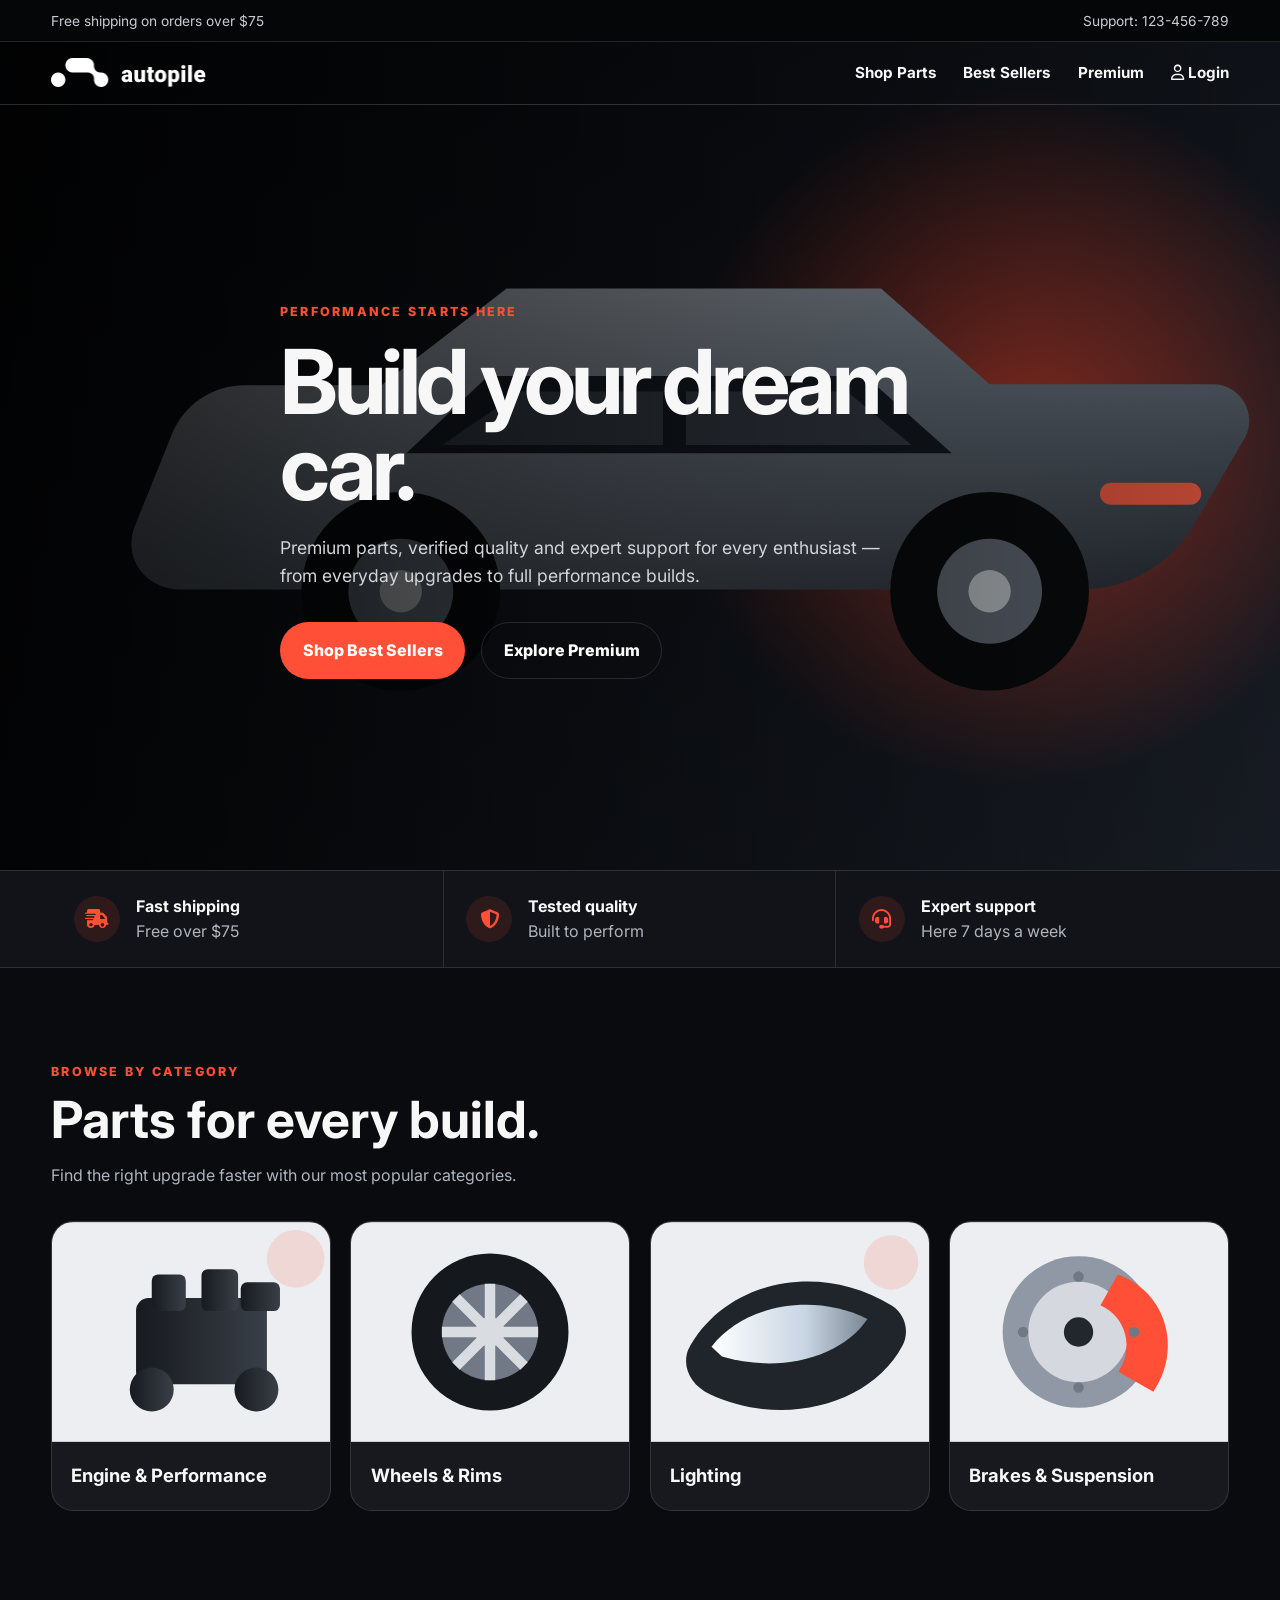
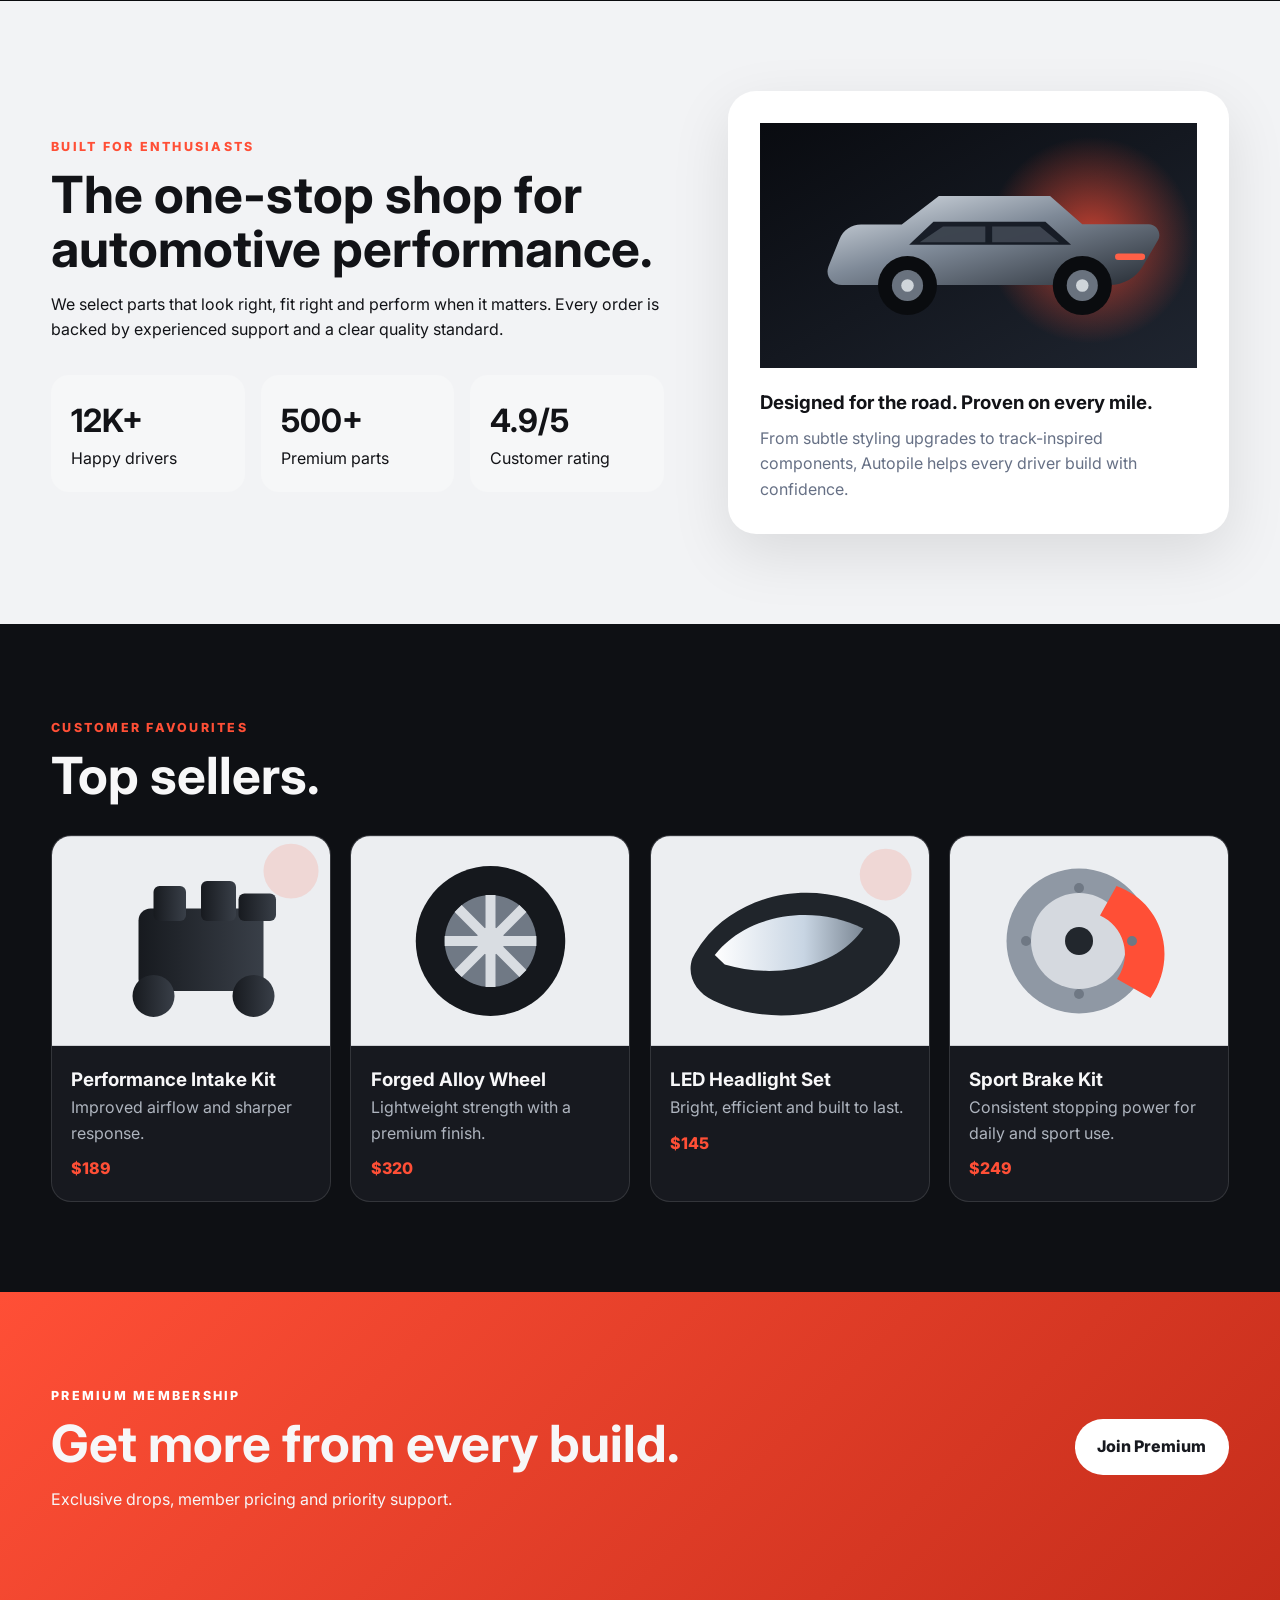
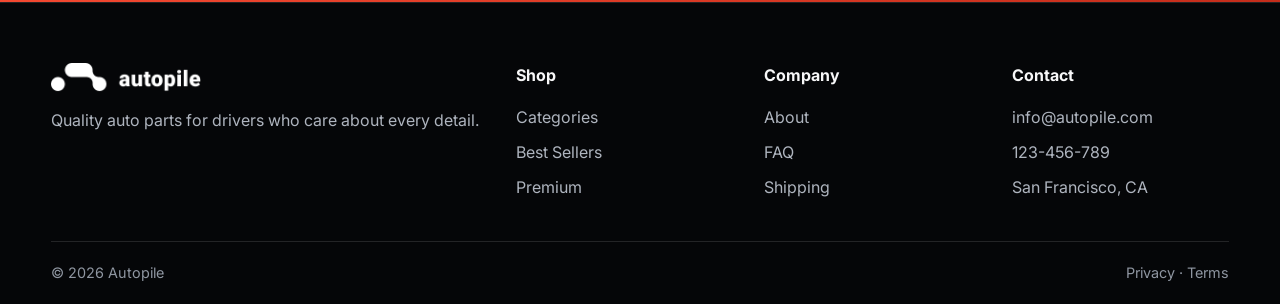
<file: index.html>
<!doctype html><html lang="en"><head><meta charset="UTF-8"><meta name="viewport" content="width=device-width,initial-scale=1"><title>Autopile | Premium Auto Parts</title><link rel="preconnect" href="https://fonts.googleapis.com"><link rel="preconnect" href="https://fonts.gstatic.com" crossorigin><link href="https://fonts.googleapis.com/css2?family=Inter:wght@400;600;700;800;900&display=swap" rel="stylesheet"><link rel="stylesheet" href="https://cdnjs.cloudflare.com/ajax/libs/font-awesome/6.5.2/css/all.min.css"><link rel="stylesheet" href="./style.css"></head><body>
<div class="topbar"><div class="container"><span>Free shipping on orders over $75</span><span>Support: 123-456-789</span></div></div>
<nav class="navbar"><div class="container nav-inner"><a class="logo" href="index.html"><img src="assets/logo.png" alt="Autopile"></a><div class="nav-links"><a href="#categories">Shop Parts</a><a href="#products">Best Sellers</a><a href="premiumpge/index.html">Premium</a><a href="login/login.html"><i class="fa-regular fa-user"></i> Login</a></div></div></nav>
<header class="hero"><div class="container hero-content"><span class="eyebrow">Performance starts here</span><h1>Build your dream car.</h1><p>Premium parts, verified quality and expert support for every enthusiast — from everyday upgrades to full performance builds.</p><div class="hero-actions"><a class="btn btn-primary" href="#products">Shop Best Sellers</a><a class="btn btn-outline" href="premiumpge/index.html">Explore Premium</a></div></div></header>
<section class="trust"><div class="container trust-grid"><div class="trust-item"><span class="icon"><i class="fa-solid fa-truck-fast"></i></span><div><strong>Fast shipping</strong><p class="muted">Free over $75</p></div></div><div class="trust-item"><span class="icon"><i class="fa-solid fa-shield-halved"></i></span><div><strong>Tested quality</strong><p class="muted">Built to perform</p></div></div><div class="trust-item"><span class="icon"><i class="fa-solid fa-headset"></i></span><div><strong>Expert support</strong><p class="muted">Here 7 days a week</p></div></div></div></section>
<section class="section" id="categories"><div class="container"><span class="eyebrow">Browse by category</span><h2 class="section-title">Parts for every build.</h2><p class="muted">Find the right upgrade faster with our most popular categories.</p><div class="category-grid"><a class="category-card" href="#products"><img src="assets/part-engine.svg" alt="Engine parts"><h3>Engine & Performance</h3></a><a class="category-card" href="#products"><img src="assets/part-wheel.svg" alt="Wheels"><h3>Wheels & Rims</h3></a><a class="category-card" href="#products"><img src="assets/part-light.svg" alt="Lighting"><h3>Lighting</h3></a><a class="category-card" href="#products"><img src="assets/part-brake.svg" alt="Brakes"><h3>Brakes & Suspension</h3></a></div></div></section>
<section class="section about"><div class="container about-grid"><div><span class="eyebrow">Built for enthusiasts</span><h2 class="section-title">The one-stop shop for automotive performance.</h2><p>We select parts that look right, fit right and perform when it matters. Every order is backed by experienced support and a clear quality standard.</p><div class="stats"><div class="stat"><strong>12K+</strong><span>Happy drivers</span></div><div class="stat"><strong>500+</strong><span>Premium parts</span></div><div class="stat"><strong>4.9/5</strong><span>Customer rating</span></div></div></div><div class="about-card"><img src="assets/hero.svg" alt="Performance car"><h3 style="margin-top:1.2rem">Designed for the road. Proven on every mile.</h3><p style="color:#667085;margin-top:.5rem">From subtle styling upgrades to track-inspired components, Autopile helps every driver build with confidence.</p></div></div></section>
<section class="section products" id="products"><div class="container"><span class="eyebrow">Customer favourites</span><h2 class="section-title">Top sellers.</h2><div class="product-grid"><article class="product-card"><img src="assets/part-engine.svg" alt="Performance intake"><div class="product-body"><h3>Performance Intake Kit</h3><p class="muted">Improved airflow and sharper response.</p><p class="price">$189</p></div></article><article class="product-card"><img src="assets/part-wheel.svg" alt="Alloy wheel"><div class="product-body"><h3>Forged Alloy Wheel</h3><p class="muted">Lightweight strength with a premium finish.</p><p class="price">$320</p></div></article><article class="product-card"><img src="assets/part-light.svg" alt="LED headlights"><div class="product-body"><h3>LED Headlight Set</h3><p class="muted">Bright, efficient and built to last.</p><p class="price">$145</p></div></article><article class="product-card"><img src="assets/part-brake.svg" alt="Brake kit"><div class="product-body"><h3>Sport Brake Kit</h3><p class="muted">Consistent stopping power for daily and sport use.</p><p class="price">$249</p></div></article></div></div></section>
<section class="cta"><div class="container cta-inner"><div><span class="eyebrow" style="color:#fff">Premium membership</span><h2 class="section-title">Get more from every build.</h2><p>Exclusive drops, member pricing and priority support.</p></div><a class="btn" href="premiumpge/index.html">Join Premium</a></div></section>
<footer class="footer"><div class="container"><div class="footer-grid"><div><img src="assets/logo.png" alt="Autopile" style="width:150px;margin-bottom:1rem"><p class="muted">Quality auto parts for drivers who care about every detail.</p></div><div><h4>Shop</h4><ul><li><a href="#categories">Categories</a></li><li><a href="#products">Best Sellers</a></li><li><a href="premiumpge/index.html">Premium</a></li></ul></div><div><h4>Company</h4><ul><li>About</li><li>FAQ</li><li>Shipping</li></ul></div><div><h4>Contact</h4><ul><li>info@autopile.com</li><li>123-456-789</li><li>San Francisco, CA</li></ul></div></div><div class="footer-bottom"><span>© 2026 Autopile</span><span>Privacy · Terms</span></div></div></footer>
</body></html>
</file>
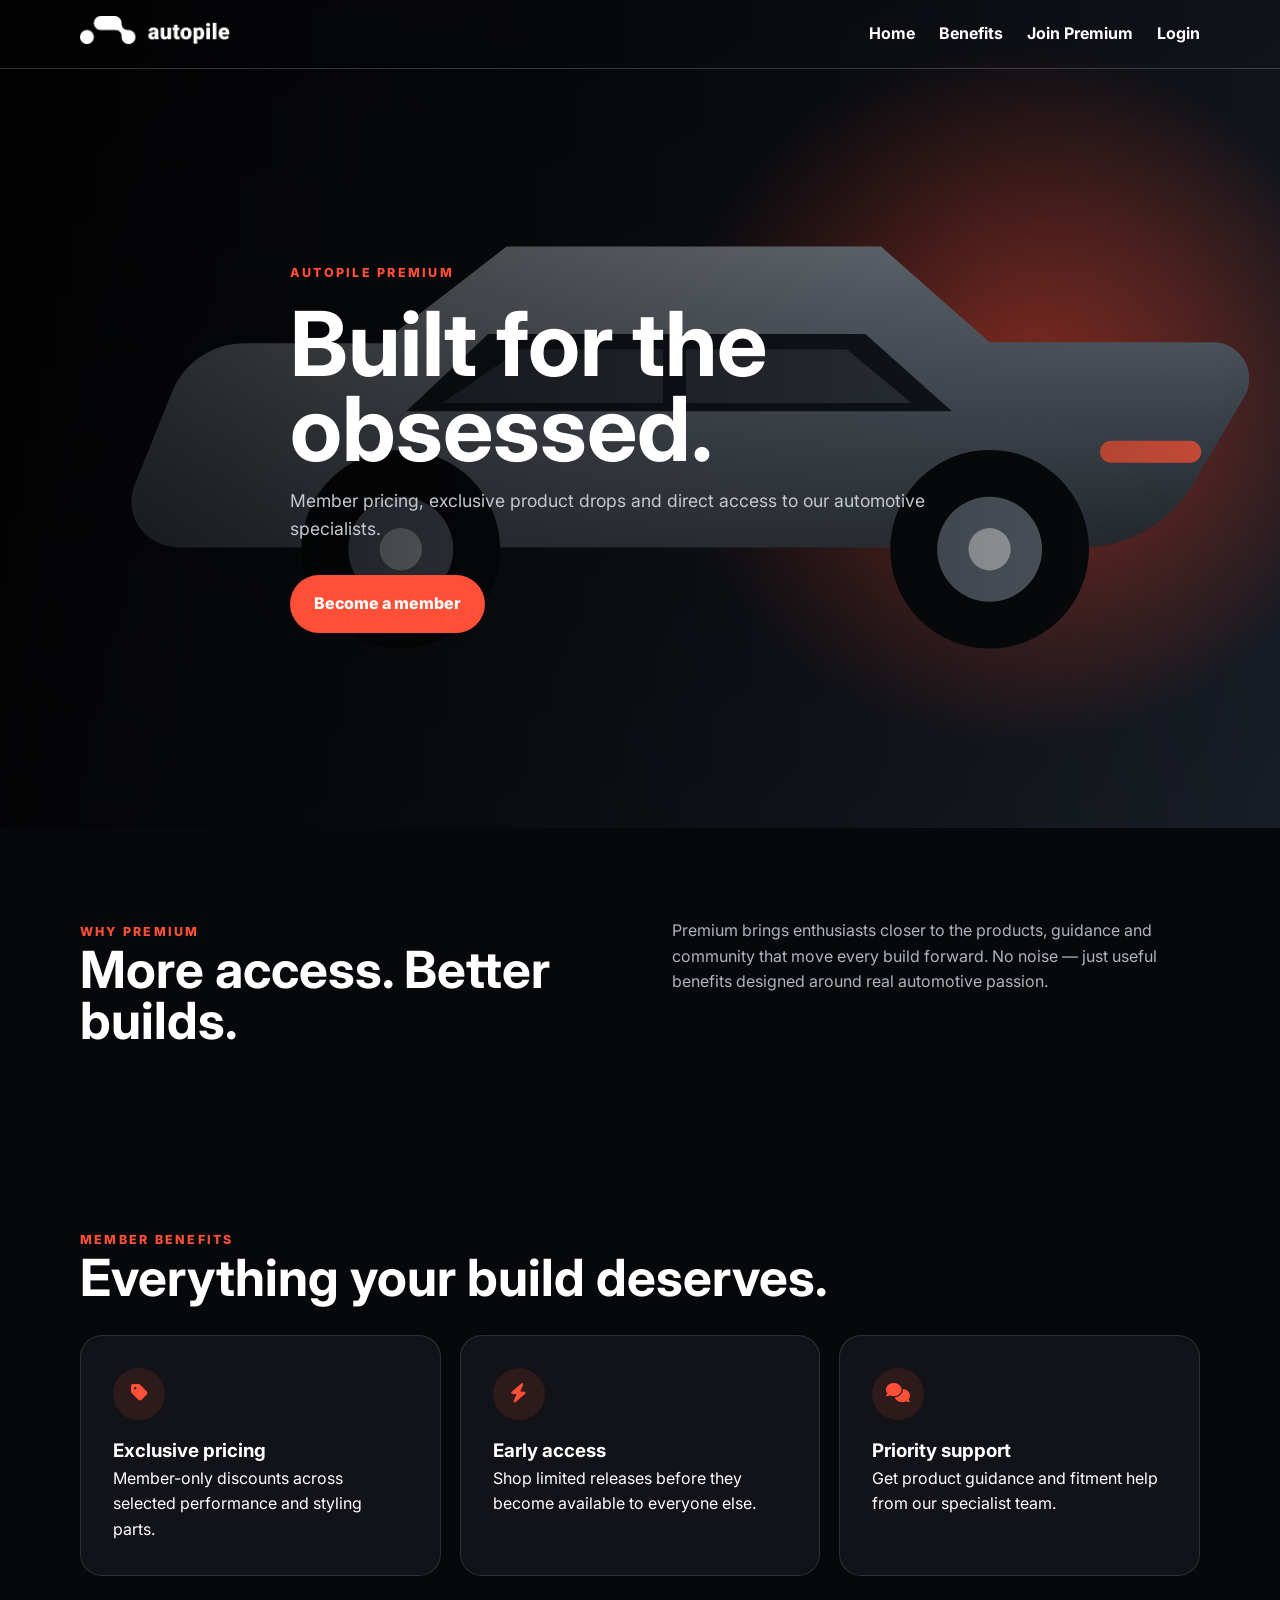
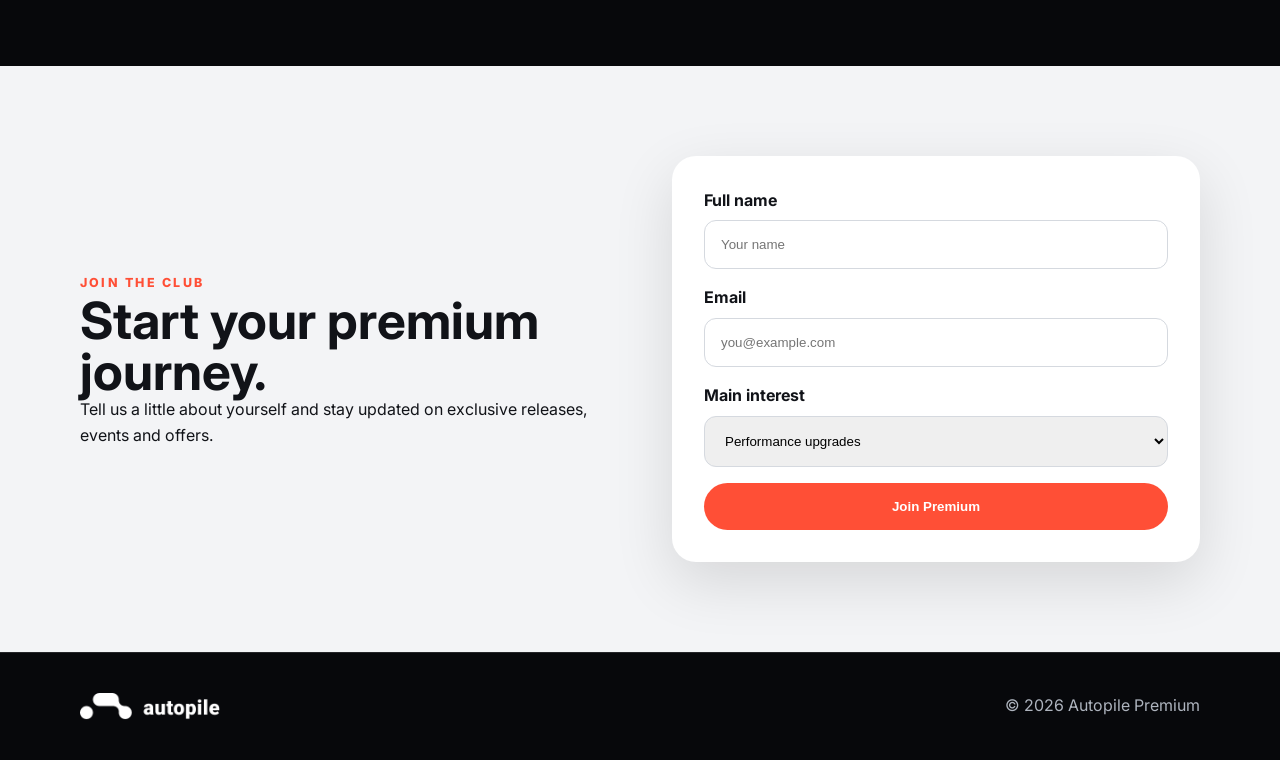
<file: premiumpge/index.html>
<!doctype html><html lang="en"><head><meta charset="UTF-8"><meta name="viewport" content="width=device-width,initial-scale=1"><title>Autopile Premium</title><link rel="preconnect" href="https://fonts.googleapis.com"><link href="https://fonts.googleapis.com/css2?family=Inter:wght@400;600;700;800;900&display=swap" rel="stylesheet"><link rel="stylesheet" href="https://cdnjs.cloudflare.com/ajax/libs/font-awesome/6.5.2/css/all.min.css"><link rel="stylesheet" href="premi.css"></head><body><nav class="nav"><div class="container nav-inner"><a href="../index.html"><img src="../assets/logo.png" alt="Autopile"></a><div class="links"><a href="../index.html">Home</a><a href="#benefits">Benefits</a><a href="#join">Join Premium</a><a href="../login/login.html">Login</a></div></div></nav><header class="hero"><div class="container hero-content"><span class="eyebrow">Autopile premium</span><h1>Built for the obsessed.</h1><p>Member pricing, exclusive product drops and direct access to our automotive specialists.</p><a class="btn" href="#join">Become a member</a></div></header><section class="section"><div class="container intro"><div><span class="eyebrow">Why premium</span><h2>More access. Better builds.</h2></div><p>Premium brings enthusiasts closer to the products, guidance and community that move every build forward. No noise — just useful benefits designed around real automotive passion.</p></div></section><section class="section benefits" id="benefits"><div class="container"><span class="eyebrow">Member benefits</span><h2>Everything your build deserves.</h2><div class="benefit-grid"><article class="benefit"><span><i class="fa-solid fa-tag"></i></span><h3>Exclusive pricing</h3><p>Member-only discounts across selected performance and styling parts.</p></article><article class="benefit"><span><i class="fa-solid fa-bolt"></i></span><h3>Early access</h3><p>Shop limited releases before they become available to everyone else.</p></article><article class="benefit"><span><i class="fa-solid fa-comments"></i></span><h3>Priority support</h3><p>Get product guidance and fitment help from our specialist team.</p></article></div></div></section><section class="section join" id="join"><div class="container join-grid"><div><span class="eyebrow">Join the club</span><h2>Start your premium journey.</h2><p>Tell us a little about yourself and stay updated on exclusive releases, events and offers.</p></div><form class="form"><div class="field"><label for="name">Full name</label><input id="name" type="text" placeholder="Your name"></div><div class="field"><label for="email">Email</label><input id="email" type="email" placeholder="you@example.com"></div><div class="field"><label for="car">Main interest</label><select id="car"><option>Performance upgrades</option><option>Wheels & styling</option><option>Restoration</option><option>Track builds</option></select></div><button type="submit">Join Premium</button></form></div></section><footer class="footer"><div class="container footer-inner"><img src="../assets/logo.png" alt="Autopile"><span>© 2026 Autopile Premium</span></div></footer></body></html>
</file>
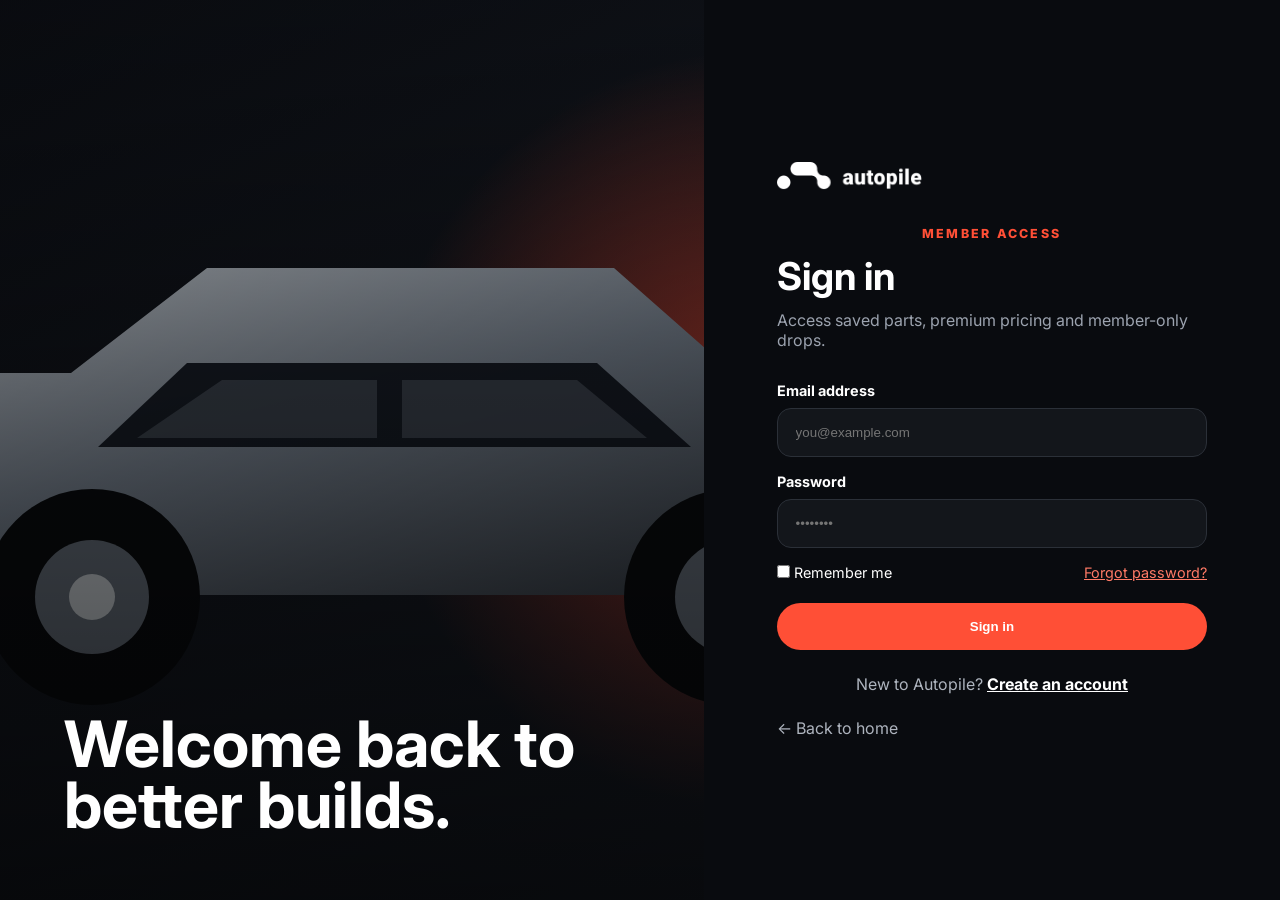
<file: login/login.html>
<!doctype html><html lang="en"><head><meta charset="UTF-8"><meta name="viewport" content="width=device-width,initial-scale=1"><title>Login | Autopile</title><link rel="preconnect" href="https://fonts.googleapis.com"><link href="https://fonts.googleapis.com/css2?family=Inter:wght@400;600;700;800&display=swap" rel="stylesheet"><style>*{box-sizing:border-box;margin:0;padding:0}body{min-height:100vh;font-family:Inter,Arial,sans-serif;background:#090b0f;color:#fff;display:grid;grid-template-columns:1.1fr .9fr}.visual{background:linear-gradient(rgba(0,0,0,.25),rgba(0,0,0,.7)),url('../assets/hero.svg') center/cover;display:flex;align-items:flex-end;padding:4rem}.visual h1{font-size:clamp(2.5rem,5vw,5rem);line-height:.95;max-width:600px}.panel{display:grid;place-items:center;padding:2rem}.card{width:min(430px,100%)}.logo{width:145px;margin-bottom:3rem}.eyebrow{color:#ff4f36;text-transform:uppercase;letter-spacing:.18em;font-weight:800;font-size:.78rem}.card h2{font-size:2.4rem;margin:.7rem 0}.muted{color:#9ca3af;margin-bottom:2rem}.field{display:grid;gap:.55rem;margin-bottom:1rem}.field label{font-weight:700;font-size:.9rem}.field input{width:100%;padding:1rem 1.1rem;border-radius:14px;border:1px solid #2b3038;background:#13161b;color:#fff;outline:none}.field input:focus{border-color:#ff4f36}.row{display:flex;justify-content:space-between;align-items:center;font-size:.9rem;margin:1rem 0 1.4rem}.row a{color:#ff7a66}.btn{width:100%;border:0;border-radius:999px;background:#ff4f36;color:#fff;font-weight:800;padding:1rem;cursor:pointer}.back{display:inline-block;margin-top:1.5rem;color:#aeb4be;text-decoration:none}.signup{text-align:center;color:#aeb4be;margin-top:1.5rem}.signup a{color:#fff;font-weight:700}@media(max-width:850px){body{grid-template-columns:1fr}.visual{display:none}.panel{min-height:100vh}}</style></head><body><section class="visual"><h1>Welcome back to better builds.</h1></section><main class="panel"><div class="card"><a href="../index.html"><img class="logo" src="../assets/logo.png" alt="Autopile"></a><span class="eyebrow">Member access</span><h2>Sign in</h2><p class="muted">Access saved parts, premium pricing and member-only drops.</p><form><div class="field"><label for="email">Email address</label><input id="email" type="email" placeholder="you@example.com"></div><div class="field"><label for="password">Password</label><input id="password" type="password" placeholder="••••••••"></div><div class="row"><label><input type="checkbox"> Remember me</label><a href="#">Forgot password?</a></div><button class="btn" type="submit">Sign in</button></form><p class="signup">New to Autopile? <a href="#">Create an account</a></p><a class="back" href="../index.html">← Back to home</a></div></main></body></html>
</file>
<file: style.css>
:root{--bg:#0a0b0e;--panel:#111318;--text:#f7f7f8;--muted:#aeb4be;--accent:#ff4f36;--line:rgba(255,255,255,.12);--max:1180px}
*{box-sizing:border-box;margin:0;padding:0}html{scroll-behavior:smooth}body{font-family:Inter,Arial,sans-serif;background:var(--bg);color:var(--text);line-height:1.6}img{max-width:100%;display:block}a{text-decoration:none;color:inherit}.container{width:min(var(--max),92%);margin:auto}.btn{display:inline-flex;align-items:center;justify-content:center;padding:.9rem 1.35rem;border-radius:999px;font-weight:800;border:1px solid transparent;transition:.25s}.btn-primary{background:var(--accent);color:#fff}.btn-primary:hover{transform:translateY(-2px);box-shadow:0 12px 30px rgba(255,79,54,.28)}.btn-outline{border-color:var(--line);color:#fff}.eyebrow{text-transform:uppercase;letter-spacing:.18em;color:var(--accent);font-size:.78rem;font-weight:800}.section{padding:90px 0}.section-title{font-size:clamp(2rem,4vw,3.5rem);line-height:1.05;margin:.6rem 0 1rem}.muted{color:var(--muted)}
.topbar{background:#050608;border-bottom:1px solid var(--line);font-size:.86rem}.topbar .container{display:flex;justify-content:space-between;padding:.6rem 0;color:#c8ccd2}.navbar{position:absolute;left:0;right:0;z-index:5;border-bottom:1px solid rgba(255,255,255,.16)}.nav-inner{display:flex;align-items:center;justify-content:space-between;padding:1rem 0}.logo img{width:155px}.nav-links{display:flex;gap:1.7rem;align-items:center}.nav-links a{font-weight:700;font-size:.95rem}.hero{min-height:92vh;position:relative;background:url('./assets/hero.svg') center/cover no-repeat;display:flex;align-items:center}.hero:after{content:"";position:absolute;inset:0;background:linear-gradient(90deg,rgba(0,0,0,.86),rgba(0,0,0,.25))}.hero-content{position:relative;z-index:2;max-width:720px;padding-top:4rem}.hero h1{font-size:clamp(3rem,7vw,6.4rem);line-height:.96;letter-spacing:-.05em;margin:1rem 0 1.4rem}.hero p{font-size:1.1rem;color:#d1d4d9;max-width:620px}.hero-actions{display:flex;gap:1rem;margin-top:2rem;flex-wrap:wrap}.trust{background:#111318;border-top:1px solid var(--line);border-bottom:1px solid var(--line)}.trust-grid{display:grid;grid-template-columns:repeat(3,1fr)}.trust-item{padding:1.4rem;display:flex;gap:1rem;align-items:center;border-right:1px solid var(--line)}.trust-item:last-child{border-right:0}.icon{width:46px;height:46px;border-radius:50%;display:grid;place-items:center;background:rgba(255,79,54,.12);color:var(--accent);font-size:1.2rem}.category-grid{display:grid;grid-template-columns:repeat(4,1fr);gap:1.2rem;margin-top:2rem}.category-card{position:relative;overflow:hidden;border-radius:22px;background:#17191e;border:1px solid var(--line);min-height:280px}.category-card img{width:100%;height:220px;object-fit:cover;transition:.35s}.category-card:hover img{transform:scale(1.05)}.category-card h3{padding:1.2rem;font-size:1.15rem}.about{background:#f2f3f5;color:#121317}.about-grid{display:grid;grid-template-columns:1.1fr .9fr;gap:4rem;align-items:center}.about-card{background:#fff;border-radius:28px;padding:2rem;box-shadow:0 20px 60px rgba(0,0,0,.1)}.stats{display:grid;grid-template-columns:repeat(3,1fr);gap:1rem;margin-top:2rem}.stat{padding:1.25rem;border-radius:18px;background:#f6f7f8}.stat strong{display:block;font-size:2rem}.products{background:#0e1014}.product-grid{display:grid;grid-template-columns:repeat(4,1fr);gap:1.2rem;margin-top:2rem}.product-card{background:#17191f;border:1px solid var(--line);border-radius:20px;overflow:hidden}.product-card img{height:210px;width:100%;object-fit:cover}.product-body{padding:1.2rem}.price{color:var(--accent);font-weight:800;margin-top:.6rem}.cta{padding:90px 0;background:linear-gradient(135deg,#ff4f36,#c52d1b)}.cta-inner{display:flex;justify-content:space-between;gap:2rem;align-items:center}.cta .btn{background:#fff;color:#17191f}.footer{background:#050608;border-top:1px solid var(--line);padding:60px 0 20px}.footer-grid{display:grid;grid-template-columns:2fr repeat(3,1fr);gap:2rem}.footer h4{margin-bottom:1rem}.footer ul{list-style:none;display:grid;gap:.6rem;color:var(--muted)}.footer-bottom{border-top:1px solid var(--line);margin-top:2.5rem;padding-top:1.2rem;color:#8f96a1;font-size:.9rem;display:flex;justify-content:space-between}
@media(max-width:900px){.nav-links{display:none}.hero{min-height:78vh}.trust-grid,.category-grid,.product-grid{grid-template-columns:repeat(2,1fr)}.about-grid{grid-template-columns:1fr}.footer-grid{grid-template-columns:repeat(2,1fr)}}
@media(max-width:600px){.topbar .container{display:block;text-align:center}.hero h1{font-size:3.2rem}.trust-grid,.category-grid,.product-grid,.stats,.footer-grid{grid-template-columns:1fr}.trust-item{border-right:0;border-bottom:1px solid var(--line)}.cta-inner,.footer-bottom{flex-direction:column;align-items:flex-start}}
</file>
<file: premiumpge/premi.css>
*{box-sizing:border-box;margin:0;padding:0}body{font-family:Inter,Arial,sans-serif;background:#07080b;color:#fff;line-height:1.6}a{text-decoration:none;color:inherit}img{max-width:100%}.container{width:min(1120px,92%);margin:auto}.nav{position:absolute;left:0;right:0;z-index:3;border-bottom:1px solid rgba(255,255,255,.18)}.nav-inner{display:flex;justify-content:space-between;align-items:center;padding:1rem 0}.nav img{width:150px}.links{display:flex;gap:1.5rem;font-weight:700}.hero{min-height:92vh;background:linear-gradient(90deg,rgba(0,0,0,.86),rgba(0,0,0,.2)),url('../assets/hero.svg') center/cover;display:flex;align-items:center}.hero-content{max-width:700px;padding-top:4rem}.eyebrow{color:#ff4f36;text-transform:uppercase;letter-spacing:.18em;font-weight:800;font-size:.78rem}.hero h1{font-size:clamp(3.2rem,7vw,6.4rem);line-height:.95;margin:1rem 0}.hero p{color:#c5c9cf;font-size:1.1rem}.btn{display:inline-block;margin-top:2rem;padding:1rem 1.5rem;border-radius:999px;background:#ff4f36;color:#fff;font-weight:800}.section{padding:90px 0}.intro{display:grid;grid-template-columns:1fr 1fr;gap:4rem;align-items:start}.intro h2,.benefits h2,.join h2{font-size:clamp(2.2rem,4vw,4rem);line-height:1}.intro p{color:#aeb4be}.benefit-grid{display:grid;grid-template-columns:repeat(3,1fr);gap:1.2rem;margin-top:2rem}.benefit{border:1px solid rgba(255,255,255,.12);background:#111318;padding:2rem;border-radius:22px}.benefit span{display:grid;place-items:center;width:52px;height:52px;border-radius:50%;background:rgba(255,79,54,.12);color:#ff4f36;font-size:1.2rem;margin-bottom:1rem}.join{background:#f3f4f6;color:#111318}.join-grid{display:grid;grid-template-columns:1fr 1fr;gap:4rem;align-items:center}.form{background:#fff;padding:2rem;border-radius:24px;box-shadow:0 20px 60px rgba(0,0,0,.12)}.field{margin-bottom:1rem}.field label{display:block;font-weight:700;margin-bottom:.45rem}.field input,.field select{width:100%;padding:1rem;border:1px solid #d5d9df;border-radius:12px}.form button{width:100%;border:0;padding:1rem;border-radius:999px;background:#ff4f36;color:#fff;font-weight:800}.footer{padding:40px 0;border-top:1px solid rgba(255,255,255,.12);color:#aeb4be}.footer-inner{display:flex;justify-content:space-between}.footer img{width:140px}@media(max-width:800px){.links{display:none}.intro,.join-grid{grid-template-columns:1fr}.benefit-grid{grid-template-columns:1fr}.footer-inner{flex-direction:column;gap:1rem}}
</file>
